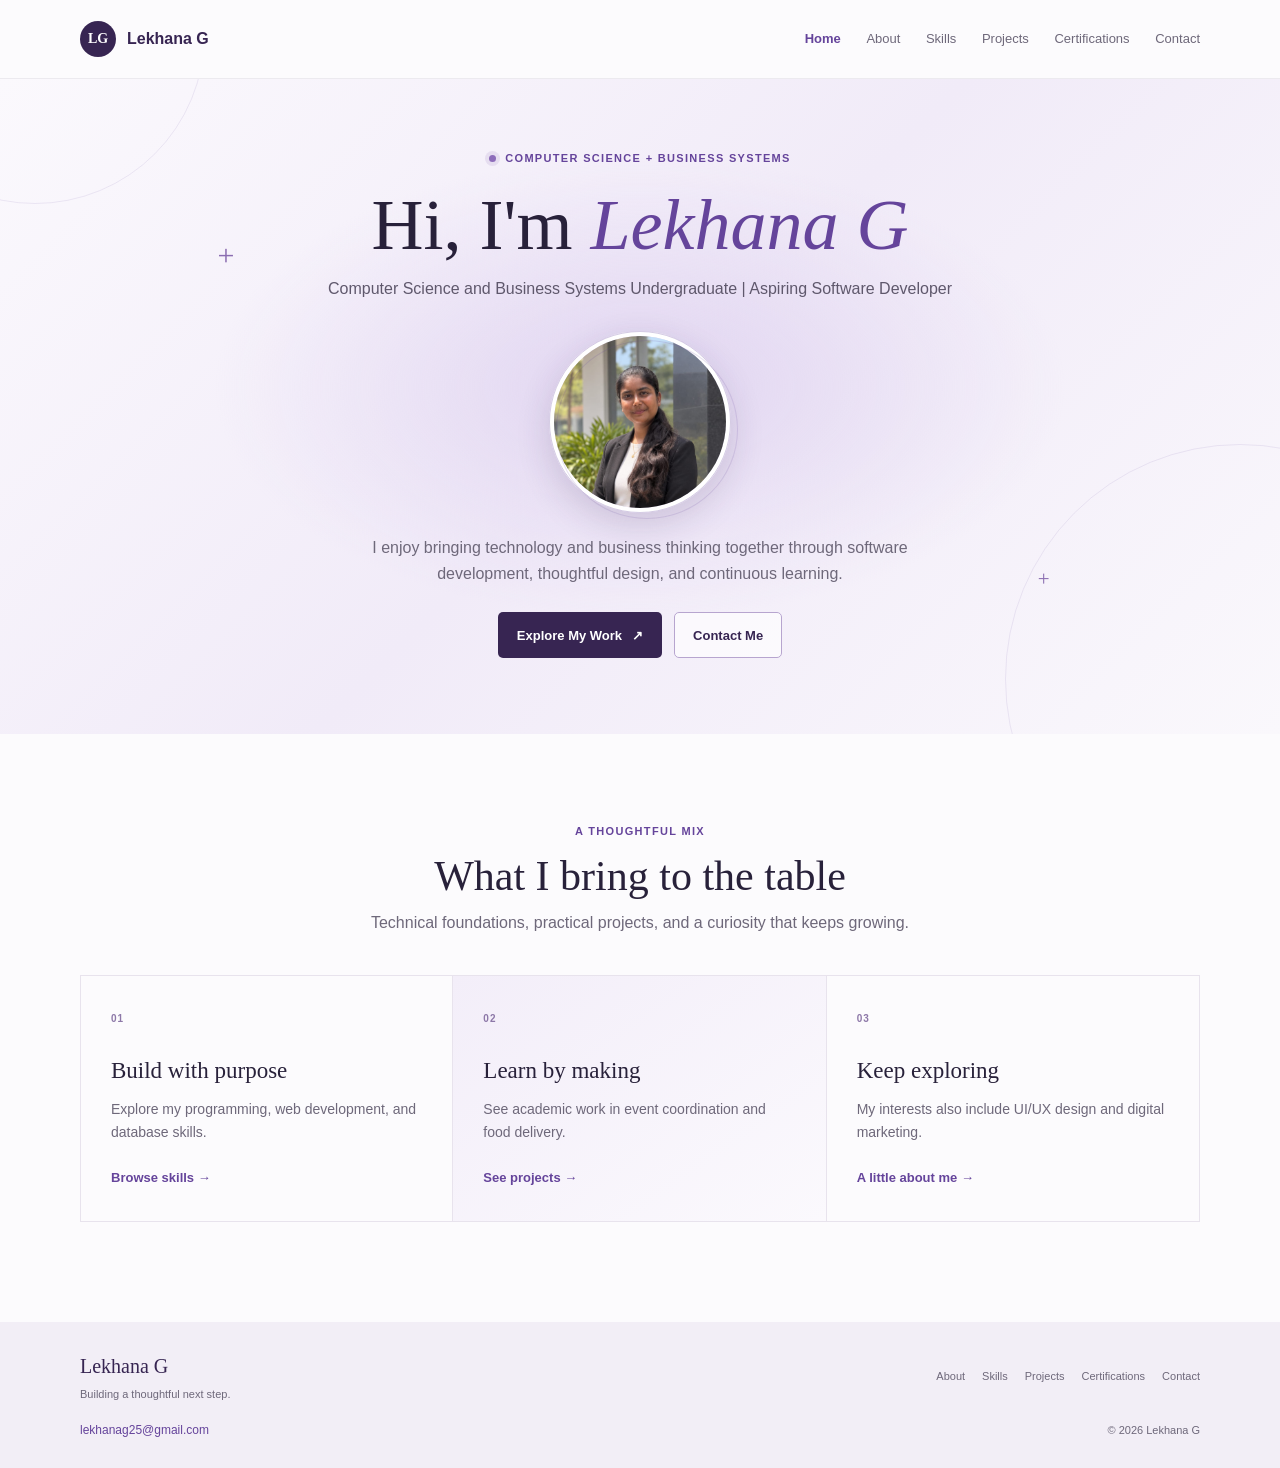
<file: portfolio/index.html>
<!doctype html>
<html lang="en">
<head>
  <meta charset="utf-8">
  <meta name="viewport" content="width=device-width, initial-scale=1">
  <meta name="description" content="Lekhana G is a Computer Science and Business Systems undergraduate interested in software development, UI/UX design, and digital marketing.">
  <title>Lekhana G | Portfolio</title>
  <link rel="stylesheet" href="css/style.css">
</head>
<body>
  <a class="skip-link" href="#main">Skip to content</a>
  <header class="site-header">
    <div class="header-inner">
      <a class="brand" href="index.html" aria-label="Lekhana G, home"><span class="brand-mark">LG</span><span>Lekhana G</span></a>
      <input class="menu-toggle" type="checkbox" id="nav-toggle" aria-label="Toggle navigation">
      <label class="menu-button" for="nav-toggle"><span></span><span></span><span></span></label>
      <nav class="site-nav" aria-label="Main navigation">
        <a href="index.html" aria-current="page">Home</a>
        <a href="about.html">About</a>
        <a href="skills.html">Skills</a>
        <a href="projects.html">Projects</a>
        <a href="certifications.html">Certifications</a>
        <a href="contact.html">Contact</a>
      </nav>
    </div>
  </header>

  <main id="main">
    <section class="hero" aria-labelledby="hero-title">
      <div class="hero-copy">
        <p class="eyebrow"><span class="eyebrow-dot"></span> Computer Science + Business Systems</p>
        <h1 id="hero-title">Hi, I'm <span>Lekhana G</span></h1>
        <p class="hero-subtitle">Computer Science and Business Systems Undergraduate <span aria-hidden="true">|</span> Aspiring Software Developer</p>
        <div class="profile-frame">
          <img class="profile-photo" src="images/profile.jpg" alt="Portrait of Lekhana G wearing a black blazer">
        </div>
        <p class="hero-intro">I enjoy bringing technology and business thinking together through software development, thoughtful design, and continuous learning.</p>
        <div class="button-row button-row-center">
          <a class="button button-primary" href="projects.html">Explore My Work <span aria-hidden="true">&#8599;</span></a>
          <a class="button button-outline" href="contact.html">Contact Me</a>
        </div>
      </div>
      <span class="hero-orbit hero-orbit-one" aria-hidden="true"></span>
      <span class="hero-orbit hero-orbit-two" aria-hidden="true"></span>
      <span class="hero-spark hero-spark-one" aria-hidden="true">+</span>
      <span class="hero-spark hero-spark-two" aria-hidden="true">+</span>
    </section>

    <section class="section-wrap home-preview" aria-labelledby="preview-title">
      <div class="section-heading">
        <p class="eyebrow">A thoughtful mix</p>
        <h2 id="preview-title">What I bring to the table</h2>
        <p>Technical foundations, practical projects, and a curiosity that keeps growing.</p>
      </div>
      <div class="preview-grid">
        <article class="preview-item">
          <span class="preview-number">01</span>
          <h3>Build with purpose</h3>
          <p>Explore my programming, web development, and database skills.</p>
          <a class="text-link" href="skills.html">Browse skills <span aria-hidden="true">&#8594;</span></a>
        </article>
        <article class="preview-item preview-item-featured">
          <span class="preview-number">02</span>
          <h3>Learn by making</h3>
          <p>See academic work in event coordination and food delivery.</p>
          <a class="text-link" href="projects.html">See projects <span aria-hidden="true">&#8594;</span></a>
        </article>
        <article class="preview-item">
          <span class="preview-number">03</span>
          <h3>Keep exploring</h3>
          <p>My interests also include UI/UX design and digital marketing.</p>
          <a class="text-link" href="about.html">A little about me <span aria-hidden="true">&#8594;</span></a>
        </article>
      </div>
    </section>
  </main>

  <footer class="site-footer">
    <div class="footer-inner">
      <a class="footer-brand" href="index.html">Lekhana G<span>Building a thoughtful next step.</span></a>
      <nav class="footer-nav" aria-label="Footer navigation">
        <a href="about.html">About</a><a href="skills.html">Skills</a><a href="projects.html">Projects</a><a href="certifications.html">Certifications</a><a href="contact.html">Contact</a>
      </nav>
      <a class="footer-email" href="mailto:lekhanag25@gmail.com">lekhanag25@gmail.com</a>
      <p class="copyright">&copy; 2026 Lekhana G</p>
    </div>
  </footer>
</body>
</html>
</file>
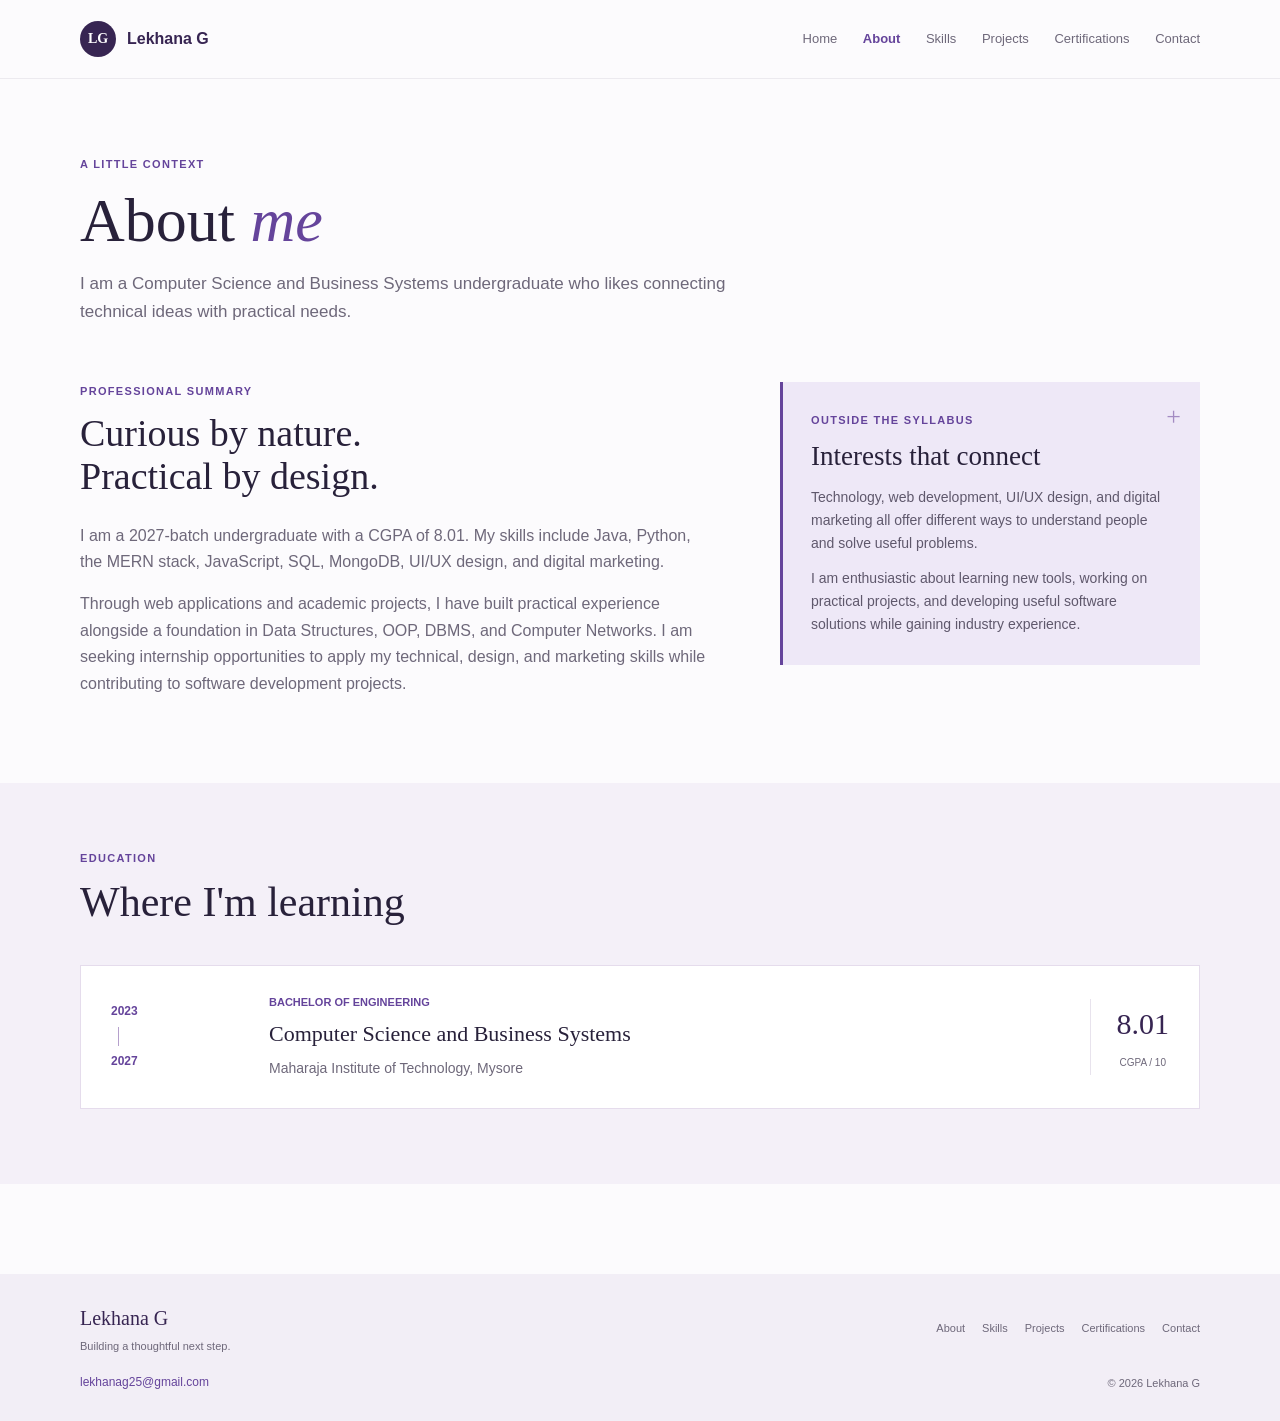
<file: portfolio/about.html>
<!doctype html>
<html lang="en">
<head>
  <meta charset="utf-8">
  <meta name="viewport" content="width=device-width, initial-scale=1">
  <meta name="description" content="Learn about Lekhana G, a CSBS undergraduate at Maharaja Institute of Technology, Mysore.">
  <title>About | Lekhana G</title>
  <link rel="stylesheet" href="css/style.css">
</head>
<body>
  <a class="skip-link" href="#main">Skip to content</a>
  <header class="site-header">
    <div class="header-inner">
      <a class="brand" href="index.html" aria-label="Lekhana G, home"><span class="brand-mark">LG</span><span>Lekhana G</span></a>
      <input class="menu-toggle" type="checkbox" id="nav-toggle" aria-label="Toggle navigation">
      <label class="menu-button" for="nav-toggle"><span></span><span></span><span></span></label>
      <nav class="site-nav" aria-label="Main navigation">
        <a href="index.html">Home</a><a href="about.html" aria-current="page">About</a><a href="skills.html">Skills</a><a href="projects.html">Projects</a><a href="certifications.html">Certifications</a><a href="contact.html">Contact</a>
      </nav>
    </div>
  </header>

  <main id="main" class="page-main">
    <section class="page-intro section-wrap" aria-labelledby="page-title">
      <p class="eyebrow">A little context</p>
      <h1 id="page-title">About <span class="title-accent">me</span></h1>
      <p class="lead">I am a Computer Science and Business Systems undergraduate who likes connecting technical ideas with practical needs.</p>
    </section>

    <section class="section-wrap about-layout" aria-labelledby="summary-title">
      <div class="about-summary">
        <p class="eyebrow">Professional summary</p>
        <h2 id="summary-title">Curious by nature.<br>Practical by design.</h2>
        <p>I am a 2027-batch undergraduate with a CGPA of 8.01. My skills include Java, Python, the MERN stack, JavaScript, SQL, MongoDB, UI/UX design, and digital marketing.</p>
        <p>Through web applications and academic projects, I have built practical experience alongside a foundation in Data Structures, OOP, DBMS, and Computer Networks. I am seeking internship opportunities to apply my technical, design, and marketing skills while contributing to software development projects.</p>
      </div>
      <aside class="about-note" aria-label="Areas of interest">
        <span class="note-mark" aria-hidden="true">+</span>
        <p class="eyebrow">Outside the syllabus</p>
        <h2>Interests that connect</h2>
        <p>Technology, web development, UI/UX design, and digital marketing all offer different ways to understand people and solve useful problems.</p>
        <p>I am enthusiastic about learning new tools, working on practical projects, and developing useful software solutions while gaining industry experience.</p>
      </aside>
    </section>

    <section class="education-section" aria-labelledby="education-title">
      <div class="section-wrap">
        <div class="section-heading section-heading-left">
          <p class="eyebrow">Education</p>
          <h2 id="education-title">Where I'm learning</h2>
        </div>
        <article class="education-card">
          <div class="education-period"><span>2023</span><span class="period-line" aria-hidden="true"></span><span>2027</span></div>
          <div class="education-details">
            <p class="education-degree">Bachelor of Engineering</p>
            <h3>Computer Science and Business Systems</h3>
            <p>Maharaja Institute of Technology, Mysore</p>
          </div>
          <p class="education-score"><strong>8.01</strong><span>CGPA / 10</span></p>
        </article>
      </div>
    </section>
  </main>

  <footer class="site-footer">
    <div class="footer-inner">
      <a class="footer-brand" href="index.html">Lekhana G<span>Building a thoughtful next step.</span></a>
      <nav class="footer-nav" aria-label="Footer navigation"><a href="about.html">About</a><a href="skills.html">Skills</a><a href="projects.html">Projects</a><a href="certifications.html">Certifications</a><a href="contact.html">Contact</a></nav>
      <a class="footer-email" href="mailto:lekhanag25@gmail.com">lekhanag25@gmail.com</a>
      <p class="copyright">&copy; 2026 Lekhana G</p>
    </div>
  </footer>
</body>
</html>
</file>
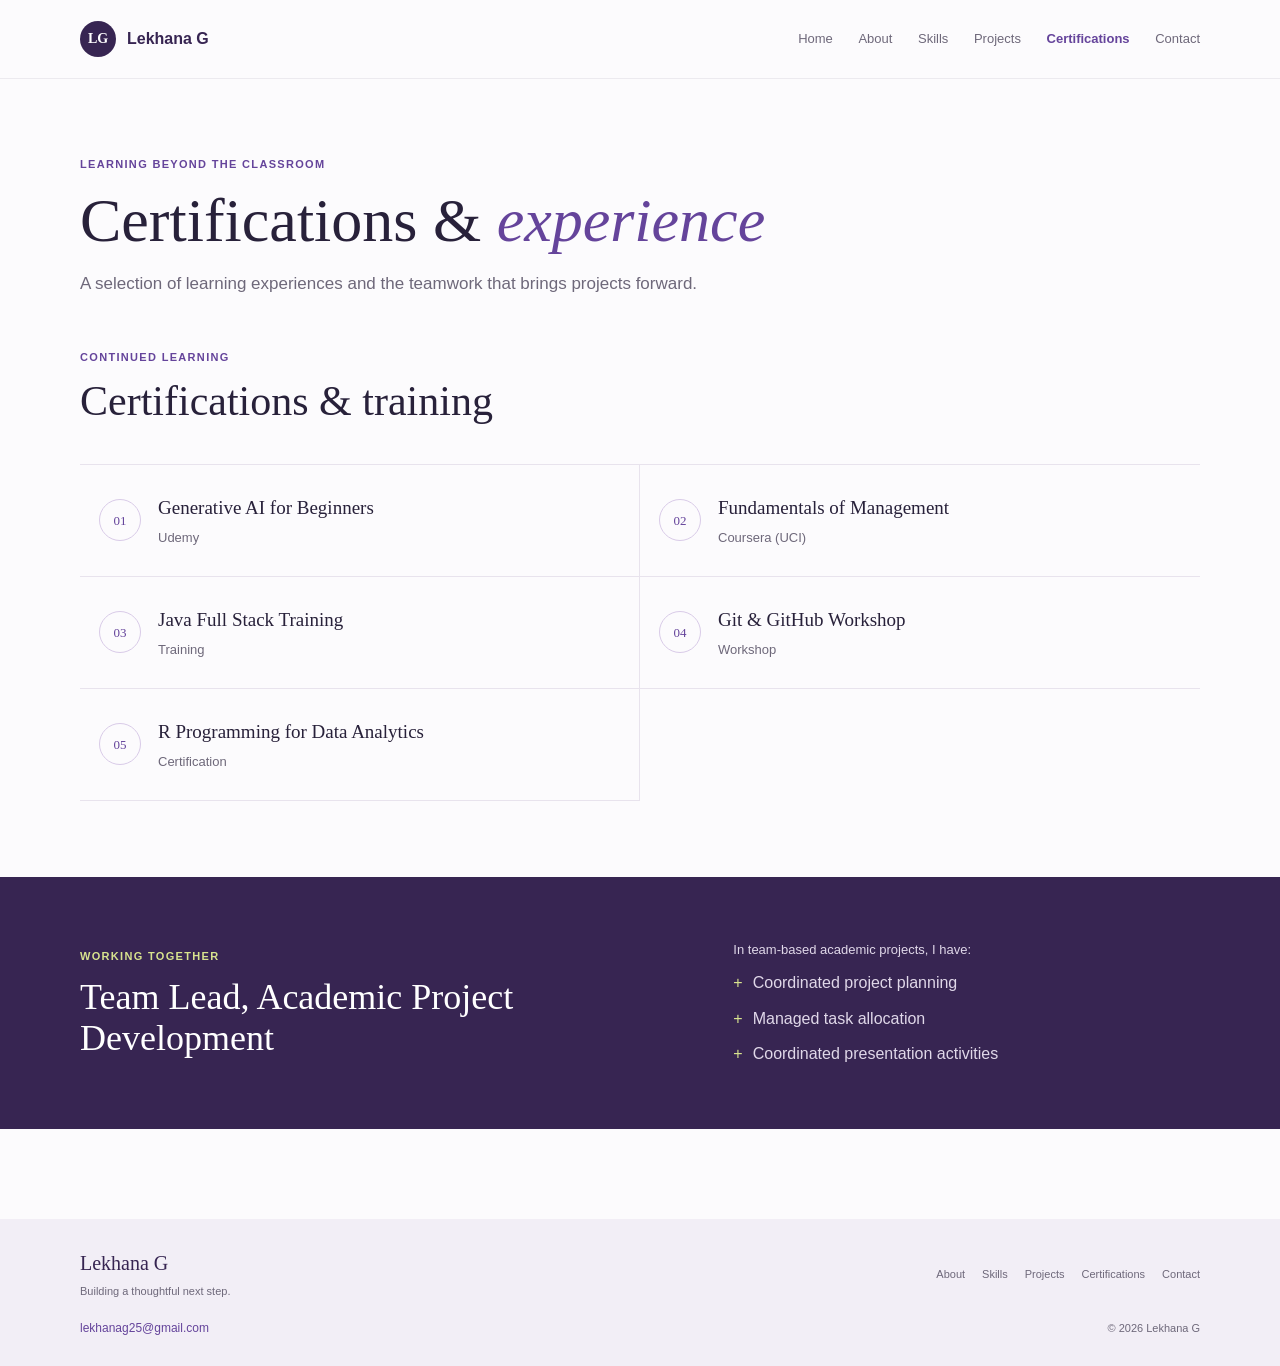
<file: portfolio/certifications.html>
<!doctype html>
<html lang="en">
<head>
  <meta charset="utf-8">
  <meta name="viewport" content="width=device-width, initial-scale=1">
  <meta name="description" content="Certifications and academic team leadership experience of Lekhana G.">
  <title>Certifications | Lekhana G</title>
  <link rel="stylesheet" href="css/style.css">
</head>
<body>
  <a class="skip-link" href="#main">Skip to content</a>
  <header class="site-header">
    <div class="header-inner">
      <a class="brand" href="index.html" aria-label="Lekhana G, home"><span class="brand-mark">LG</span><span>Lekhana G</span></a>
      <input class="menu-toggle" type="checkbox" id="nav-toggle" aria-label="Toggle navigation">
      <label class="menu-button" for="nav-toggle"><span></span><span></span><span></span></label>
      <nav class="site-nav" aria-label="Main navigation">
        <a href="index.html">Home</a><a href="about.html">About</a><a href="skills.html">Skills</a><a href="projects.html">Projects</a><a href="certifications.html" aria-current="page">Certifications</a><a href="contact.html">Contact</a>
      </nav>
    </div>
  </header>

  <main id="main" class="page-main">
    <section class="page-intro section-wrap" aria-labelledby="page-title">
      <p class="eyebrow">Learning beyond the classroom</p>
      <h1 id="page-title">Certifications &amp; <span class="title-accent">experience</span></h1>
      <p class="lead">A selection of learning experiences and the teamwork that brings projects forward.</p>
    </section>

    <section class="section-wrap" aria-labelledby="certifications-title">
      <div class="section-heading section-heading-left">
        <p class="eyebrow">Continued learning</p>
        <h2 id="certifications-title">Certifications &amp; training</h2>
      </div>
      <div class="certification-grid">
        <article class="certification-item"><span class="certificate-mark" aria-hidden="true">01</span><div><h3>Generative AI for Beginners</h3><p>Udemy</p></div></article>
        <article class="certification-item"><span class="certificate-mark" aria-hidden="true">02</span><div><h3>Fundamentals of Management</h3><p>Coursera (UCI)</p></div></article>
        <article class="certification-item"><span class="certificate-mark" aria-hidden="true">03</span><div><h3>Java Full Stack Training</h3><p>Training</p></div></article>
        <article class="certification-item"><span class="certificate-mark" aria-hidden="true">04</span><div><h3>Git &amp; GitHub Workshop</h3><p>Workshop</p></div></article>
        <article class="certification-item"><span class="certificate-mark" aria-hidden="true">05</span><div><h3>R Programming for Data Analytics</h3><p>Certification</p></div></article>
      </div>
    </section>

    <section class="leadership-band" aria-labelledby="leadership-title">
      <div class="section-wrap leadership-layout">
        <div><p class="eyebrow">Working together</p><h2 id="leadership-title">Team Lead, Academic Project Development</h2></div>
        <div class="leadership-copy">
          <p>In team-based academic projects, I have:</p>
          <ul class="leadership-list"><li>Coordinated project planning</li><li>Managed task allocation</li><li>Coordinated presentation activities</li></ul>
        </div>
      </div>
    </section>
  </main>

  <footer class="site-footer">
    <div class="footer-inner">
      <a class="footer-brand" href="index.html">Lekhana G<span>Building a thoughtful next step.</span></a>
      <nav class="footer-nav" aria-label="Footer navigation"><a href="about.html">About</a><a href="skills.html">Skills</a><a href="projects.html">Projects</a><a href="certifications.html">Certifications</a><a href="contact.html">Contact</a></nav>
      <a class="footer-email" href="mailto:lekhanag25@gmail.com">lekhanag25@gmail.com</a>
      <p class="copyright">&copy; 2026 Lekhana G</p>
    </div>
  </footer>
</body>
</html>
</file>
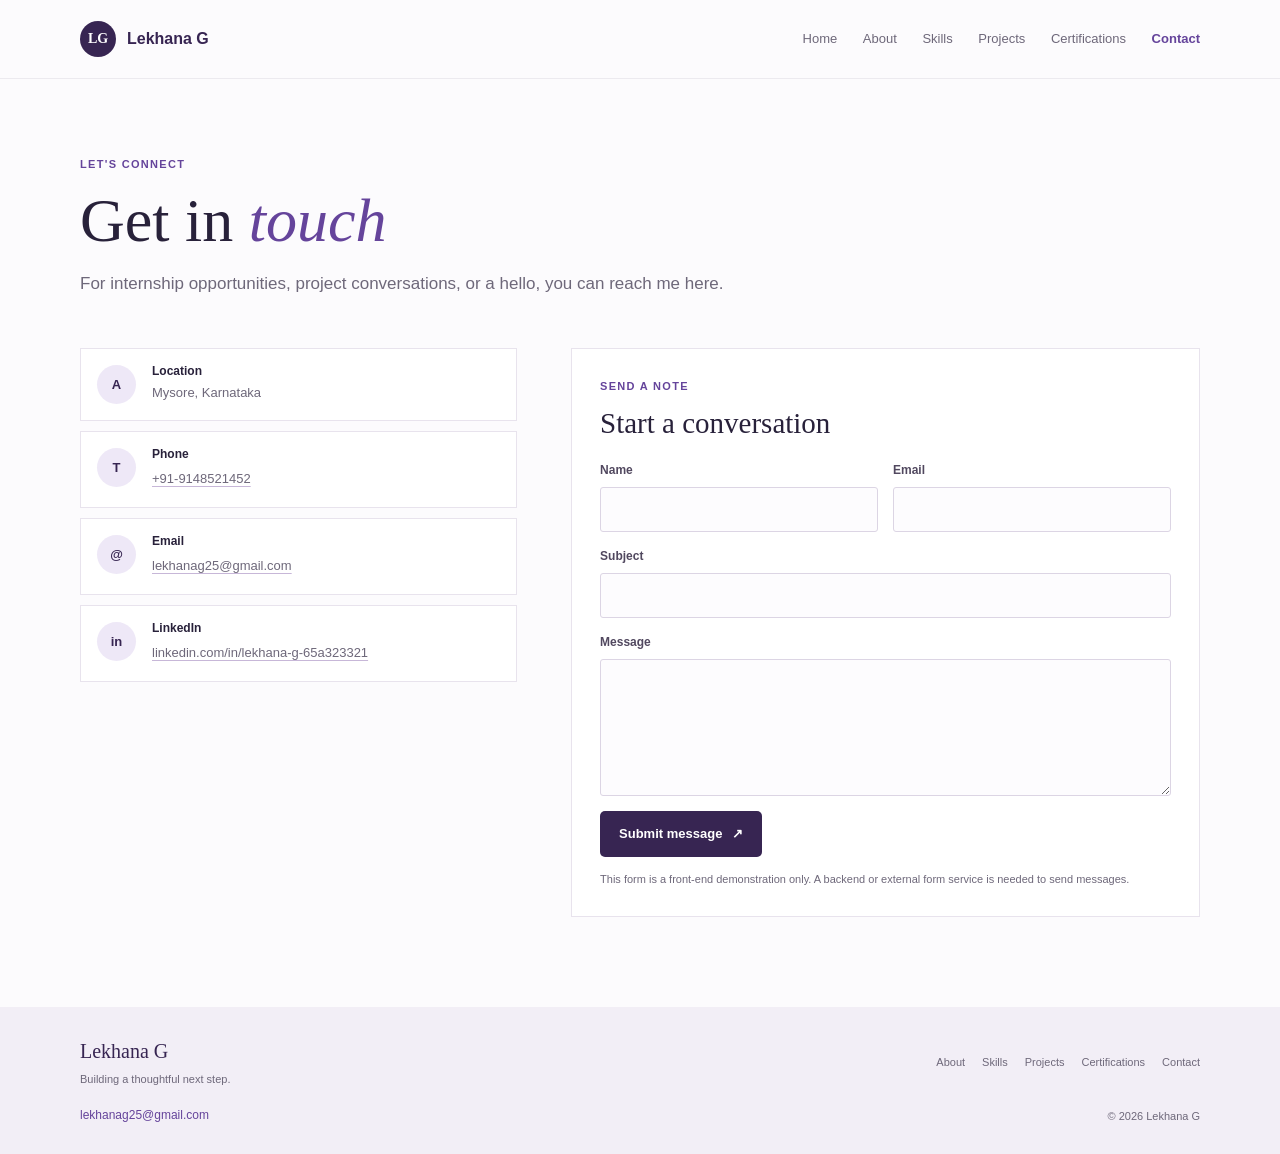
<file: portfolio/contact.html>
<!doctype html>
<html lang="en">
<head>
  <meta charset="utf-8">
  <meta name="viewport" content="width=device-width, initial-scale=1">
  <meta name="description" content="Contact Lekhana G in Mysore, Karnataka, by phone, email, or LinkedIn.">
  <title>Contact | Lekhana G</title>
  <link rel="stylesheet" href="css/style.css">
</head>
<body>
  <a class="skip-link" href="#main">Skip to content</a>
  <header class="site-header">
    <div class="header-inner">
      <a class="brand" href="index.html" aria-label="Lekhana G, home"><span class="brand-mark">LG</span><span>Lekhana G</span></a>
      <input class="menu-toggle" type="checkbox" id="nav-toggle" aria-label="Toggle navigation">
      <label class="menu-button" for="nav-toggle"><span></span><span></span><span></span></label>
      <nav class="site-nav" aria-label="Main navigation">
        <a href="index.html">Home</a><a href="about.html">About</a><a href="skills.html">Skills</a><a href="projects.html">Projects</a><a href="certifications.html">Certifications</a><a href="contact.html" aria-current="page">Contact</a>
      </nav>
    </div>
  </header>

  <main id="main" class="page-main">
    <section class="page-intro section-wrap" aria-labelledby="page-title">
      <p class="eyebrow">Let's connect</p>
      <h1 id="page-title">Get in <span class="title-accent">touch</span></h1>
      <p class="lead">For internship opportunities, project conversations, or a hello, you can reach me here.</p>
    </section>

    <section class="section-wrap contact-layout" aria-label="Contact details and message form">
      <div class="contact-details">
        <article class="contact-item"><span class="contact-icon" aria-hidden="true">A</span><div><h2>Location</h2><p>Mysore, Karnataka</p></div></article>
        <article class="contact-item"><span class="contact-icon" aria-hidden="true">T</span><div><h2>Phone</h2><a href="tel:+919148521452">+91-9148521452</a></div></article>
        <article class="contact-item"><span class="contact-icon" aria-hidden="true">@</span><div><h2>Email</h2><a href="mailto:lekhanag25@gmail.com">lekhanag25@gmail.com</a></div></article>
        <article class="contact-item"><span class="contact-icon" aria-hidden="true">in</span><div><h2>LinkedIn</h2><a href="https://linkedin.com/in/lekhana-g-65a323321" target="_blank" rel="noopener noreferrer">linkedin.com/in/lekhana-g-65a323321</a></div></article>
      </div>

      <form class="contact-form" action="#" method="get">
        <div class="form-heading"><p class="eyebrow">Send a note</p><h2>Start a conversation</h2></div>
        <div class="form-row">
          <div class="form-field"><label for="name">Name</label><input id="name" name="name" type="text" autocomplete="name" required></div>
          <div class="form-field"><label for="email">Email</label><input id="email" name="email" type="email" autocomplete="email" required></div>
        </div>
        <div class="form-field"><label for="subject">Subject</label><input id="subject" name="subject" type="text" required></div>
        <div class="form-field"><label for="message">Message</label><textarea id="message" name="message" rows="5" required></textarea></div>
        <button class="button button-primary" type="submit">Submit message <span aria-hidden="true">&#8599;</span></button>
        <p class="form-note">This form is a front-end demonstration only. A backend or external form service is needed to send messages.</p>
      </form>
    </section>
  </main>

  <footer class="site-footer">
    <div class="footer-inner">
      <a class="footer-brand" href="index.html">Lekhana G<span>Building a thoughtful next step.</span></a>
      <nav class="footer-nav" aria-label="Footer navigation"><a href="about.html">About</a><a href="skills.html">Skills</a><a href="projects.html">Projects</a><a href="certifications.html">Certifications</a><a href="contact.html">Contact</a></nav>
      <a class="footer-email" href="mailto:lekhanag25@gmail.com">lekhanag25@gmail.com</a>
      <p class="copyright">&copy; 2026 Lekhana G</p>
    </div>
  </footer>
</body>
</html>
</file>
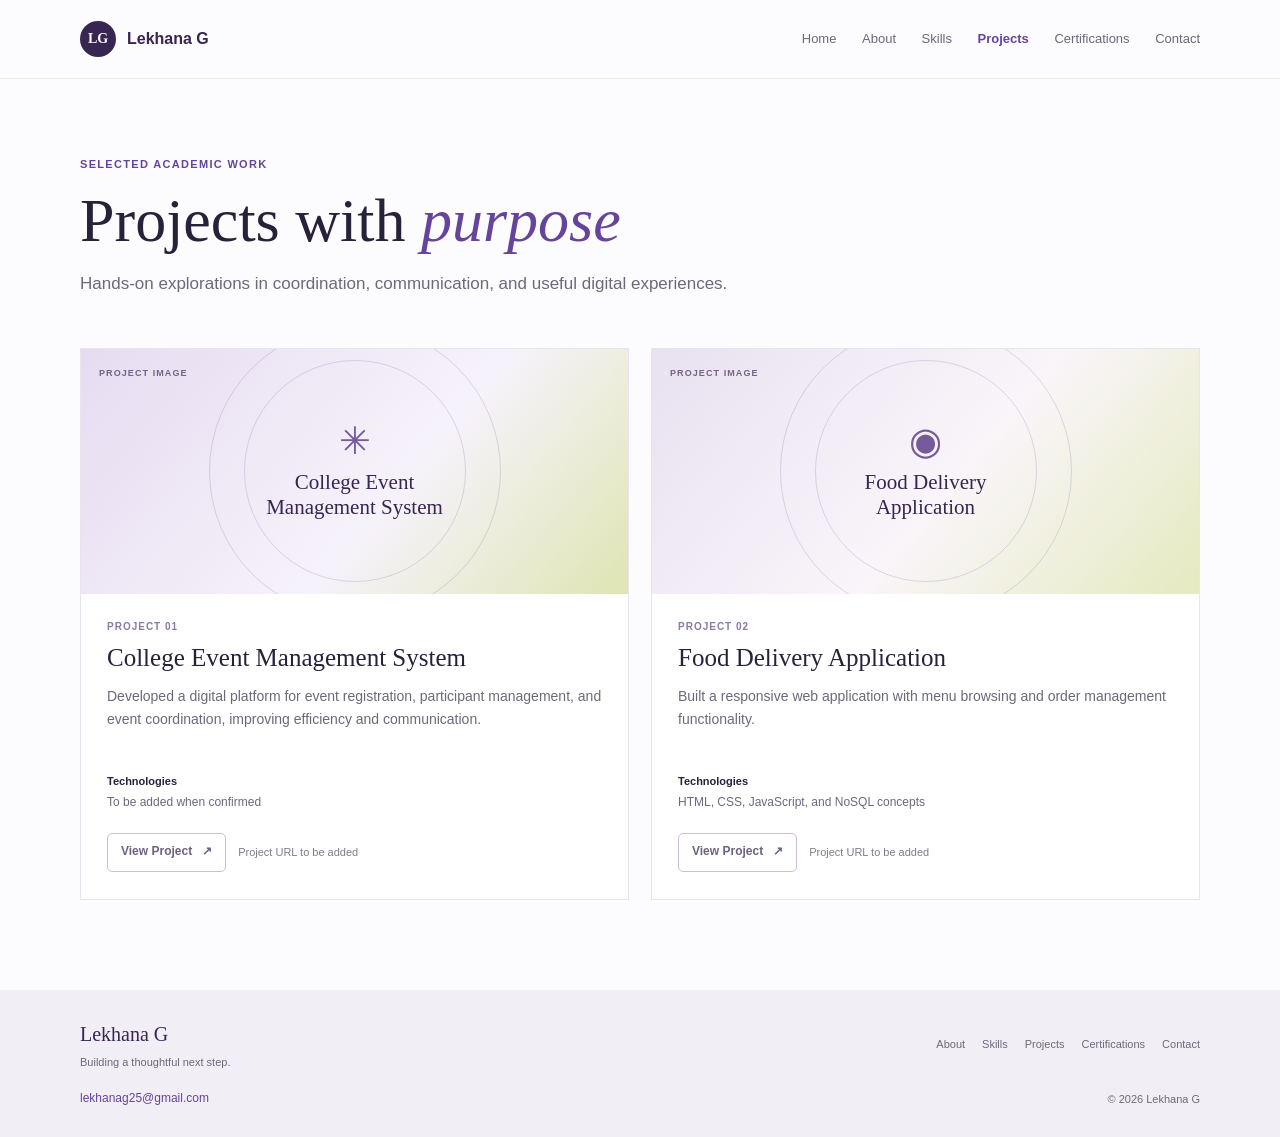
<file: portfolio/projects.html>
<!doctype html>
<html lang="en">
<head>
  <meta charset="utf-8">
  <meta name="viewport" content="width=device-width, initial-scale=1">
  <meta name="description" content="Academic projects by Lekhana G, including a college event management system and food delivery application.">
  <title>Projects | Lekhana G</title>
  <link rel="stylesheet" href="css/style.css">
</head>
<body>
  <a class="skip-link" href="#main">Skip to content</a>
  <header class="site-header">
    <div class="header-inner">
      <a class="brand" href="index.html" aria-label="Lekhana G, home"><span class="brand-mark">LG</span><span>Lekhana G</span></a>
      <input class="menu-toggle" type="checkbox" id="nav-toggle" aria-label="Toggle navigation">
      <label class="menu-button" for="nav-toggle"><span></span><span></span><span></span></label>
      <nav class="site-nav" aria-label="Main navigation">
        <a href="index.html">Home</a><a href="about.html">About</a><a href="skills.html">Skills</a><a href="projects.html" aria-current="page">Projects</a><a href="certifications.html">Certifications</a><a href="contact.html">Contact</a>
      </nav>
    </div>
  </header>

  <main id="main" class="page-main">
    <section class="page-intro section-wrap" aria-labelledby="page-title">
      <p class="eyebrow">Selected academic work</p>
      <h1 id="page-title">Projects with <span class="title-accent">purpose</span></h1>
      <p class="lead">Hands-on explorations in coordination, communication, and useful digital experiences.</p>
    </section>

    <section class="section-wrap project-grid" aria-label="Project showcase">
      <article class="project-card">
        <div class="project-visual project-visual-events" role="img" aria-label="Decorative placeholder for a college event management system screenshot">
          <!-- Replace this placeholder with an img using src="images/project1.jpg" when a real screenshot is available. -->
          <span class="visual-label">PROJECT IMAGE</span><span class="visual-symbol" aria-hidden="true">✳</span><span class="visual-caption">College Event<br>Management System</span>
        </div>
        <div class="project-content">
          <p class="project-number">PROJECT 01</p>
          <h2>College Event Management System</h2>
          <p>Developed a digital platform for event registration, participant management, and event coordination, improving efficiency and communication.</p>
          <p class="technology-note"><strong>Technologies</strong><span>To be added when confirmed</span></p>
          <div class="project-action"><a class="button button-small button-outline" href="#" aria-label="View College Event Management System project link placeholder" aria-disabled="true">View Project <span aria-hidden="true">&#8599;</span></a><span class="link-note">Project URL to be added</span></div>
        </div>
      </article>
      <article class="project-card">
        <div class="project-visual project-visual-food" role="img" aria-label="Decorative placeholder for a food delivery application screenshot">
          <!-- Replace this placeholder with an img using src="images/project2.jpg" when a real screenshot is available. -->
          <span class="visual-label">PROJECT IMAGE</span><span class="visual-symbol" aria-hidden="true">&#9673;</span><span class="visual-caption">Food Delivery<br>Application</span>
        </div>
        <div class="project-content">
          <p class="project-number">PROJECT 02</p>
          <h2>Food Delivery Application</h2>
          <p>Built a responsive web application with menu browsing and order management functionality.</p>
          <p class="technology-note"><strong>Technologies</strong><span>HTML, CSS, JavaScript, and NoSQL concepts</span></p>
          <div class="project-action"><a class="button button-small button-outline" href="#" aria-label="View Food Delivery Application project link placeholder" aria-disabled="true">View Project <span aria-hidden="true">&#8599;</span></a><span class="link-note">Project URL to be added</span></div>
        </div>
      </article>
    </section>
  </main>

  <footer class="site-footer">
    <div class="footer-inner">
      <a class="footer-brand" href="index.html">Lekhana G<span>Building a thoughtful next step.</span></a>
      <nav class="footer-nav" aria-label="Footer navigation"><a href="about.html">About</a><a href="skills.html">Skills</a><a href="projects.html">Projects</a><a href="certifications.html">Certifications</a><a href="contact.html">Contact</a></nav>
      <a class="footer-email" href="mailto:lekhanag25@gmail.com">lekhanag25@gmail.com</a>
      <p class="copyright">&copy; 2026 Lekhana G</p>
    </div>
  </footer>
</body>
</html>
</file>
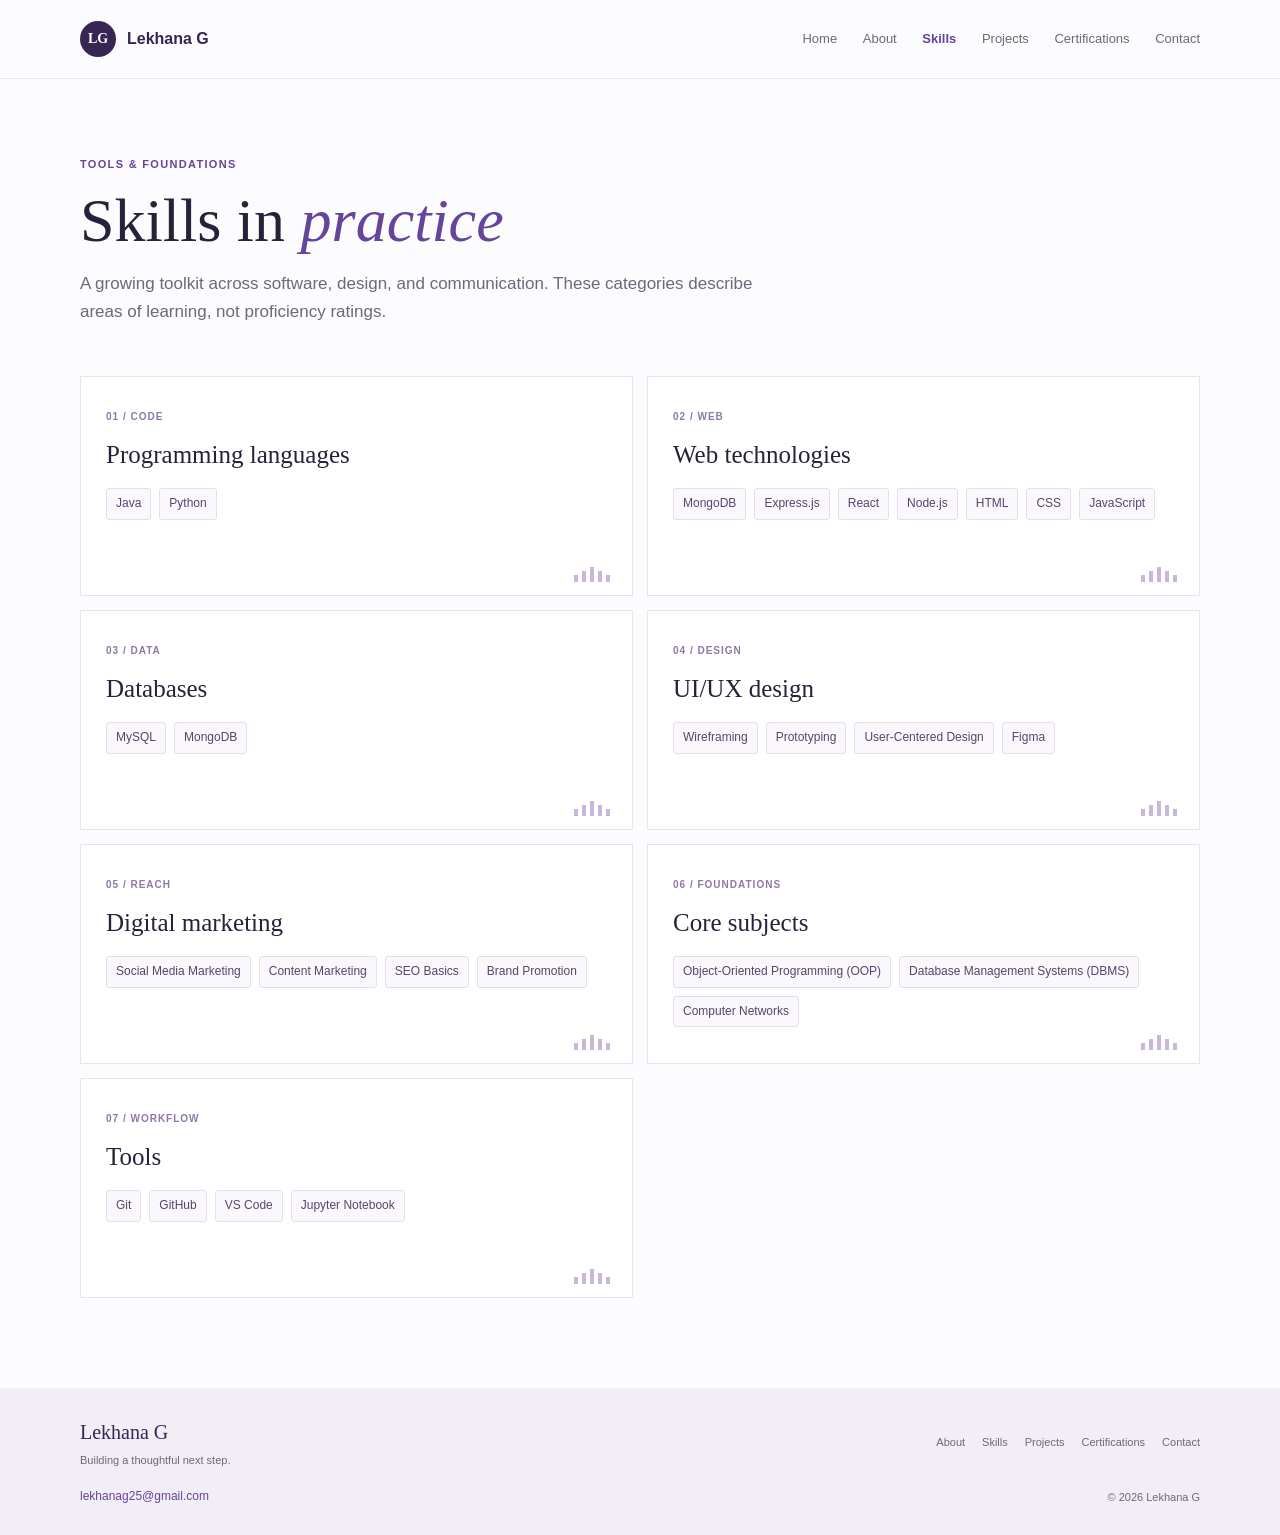
<file: portfolio/skills.html>
<!doctype html>
<html lang="en">
<head>
  <meta charset="utf-8">
  <meta name="viewport" content="width=device-width, initial-scale=1">
  <meta name="description" content="A categorized overview of Lekhana G's programming, web, database, design, marketing, and software skills.">
  <title>Skills | Lekhana G</title>
  <link rel="stylesheet" href="css/style.css">
</head>
<body>
  <a class="skip-link" href="#main">Skip to content</a>
  <header class="site-header">
    <div class="header-inner">
      <a class="brand" href="index.html" aria-label="Lekhana G, home"><span class="brand-mark">LG</span><span>Lekhana G</span></a>
      <input class="menu-toggle" type="checkbox" id="nav-toggle" aria-label="Toggle navigation">
      <label class="menu-button" for="nav-toggle"><span></span><span></span><span></span></label>
      <nav class="site-nav" aria-label="Main navigation">
        <a href="index.html">Home</a><a href="about.html">About</a><a href="skills.html" aria-current="page">Skills</a><a href="projects.html">Projects</a><a href="certifications.html">Certifications</a><a href="contact.html">Contact</a>
      </nav>
    </div>
  </header>

  <main id="main" class="page-main">
    <section class="page-intro section-wrap" aria-labelledby="page-title">
      <p class="eyebrow">Tools & foundations</p>
      <h1 id="page-title">Skills in <span class="title-accent">practice</span></h1>
      <p class="lead">A growing toolkit across software, design, and communication. These categories describe areas of learning, not proficiency ratings.</p>
    </section>

    <section class="section-wrap skills-grid" aria-label="Skill categories">
      <article class="skill-card skill-card-wide">
        <span class="skill-index">01 / CODE</span><h2>Programming languages</h2>
        <ul class="skill-tags"><li>Java</li><li>Python</li></ul>
        <div class="skill-decoration" aria-hidden="true"><span></span><span></span><span></span><span></span><span></span></div>
      </article>
      <article class="skill-card">
        <span class="skill-index">02 / WEB</span><h2>Web technologies</h2>
        <ul class="skill-tags"><li>MongoDB</li><li>Express.js</li><li>React</li><li>Node.js</li><li>HTML</li><li>CSS</li><li>JavaScript</li></ul>
        <div class="skill-decoration" aria-hidden="true"><span></span><span></span><span></span><span></span><span></span></div>
      </article>
      <article class="skill-card">
        <span class="skill-index">03 / DATA</span><h2>Databases</h2>
        <ul class="skill-tags"><li>MySQL</li><li>MongoDB</li></ul>
        <div class="skill-decoration" aria-hidden="true"><span></span><span></span><span></span><span></span><span></span></div>
      </article>
      <article class="skill-card">
        <span class="skill-index">04 / DESIGN</span><h2>UI/UX design</h2>
        <ul class="skill-tags"><li>Wireframing</li><li>Prototyping</li><li>User-Centered Design</li><li>Figma</li></ul>
        <div class="skill-decoration" aria-hidden="true"><span></span><span></span><span></span><span></span><span></span></div>
      </article>
      <article class="skill-card">
        <span class="skill-index">05 / REACH</span><h2>Digital marketing</h2>
        <ul class="skill-tags"><li>Social Media Marketing</li><li>Content Marketing</li><li>SEO Basics</li><li>Brand Promotion</li></ul>
        <div class="skill-decoration" aria-hidden="true"><span></span><span></span><span></span><span></span><span></span></div>
      </article>
      <article class="skill-card">
        <span class="skill-index">06 / FOUNDATIONS</span><h2>Core subjects</h2>
        <ul class="skill-tags"><li>Object-Oriented Programming (OOP)</li><li>Database Management Systems (DBMS)</li><li>Computer Networks</li></ul>
        <div class="skill-decoration" aria-hidden="true"><span></span><span></span><span></span><span></span><span></span></div>
      </article>
      <article class="skill-card">
        <span class="skill-index">07 / WORKFLOW</span><h2>Tools</h2>
        <ul class="skill-tags"><li>Git</li><li>GitHub</li><li>VS Code</li><li>Jupyter Notebook</li></ul>
        <div class="skill-decoration" aria-hidden="true"><span></span><span></span><span></span><span></span><span></span></div>
      </article>
    </section>
  </main>

  <footer class="site-footer">
    <div class="footer-inner">
      <a class="footer-brand" href="index.html">Lekhana G<span>Building a thoughtful next step.</span></a>
      <nav class="footer-nav" aria-label="Footer navigation"><a href="about.html">About</a><a href="skills.html">Skills</a><a href="projects.html">Projects</a><a href="certifications.html">Certifications</a><a href="contact.html">Contact</a></nav>
      <a class="footer-email" href="mailto:lekhanag25@gmail.com">lekhanag25@gmail.com</a>
      <p class="copyright">&copy; 2026 Lekhana G</p>
    </div>
  </footer>
</body>
</html>
</file>
<file: portfolio/css/style.css>
/* Shared visual system for all portfolio pages. */
:root {
  color-scheme: light;
  --ink: #28213a;
  --muted: #6e687a;
  --purple: #65449b;
  --purple-deep: #372552;
  --lavender: #eee8f7;
  --lilac: #d8c9ed;
  --paper: #fcfbfd;
  --white: #fff;
  --lime: #d8e38e;
  --line: #e8e3ed;
  --content: 1120px;
  --sans: "Aptos", "Segoe UI", sans-serif;
  --serif: "Palatino Linotype", "Book Antiqua", Georgia, serif;
}

* { box-sizing: border-box; }
html { scroll-behavior: smooth; }
body { margin: 0; background: var(--paper); color: var(--ink); font-family: var(--sans); font-size: 16px; line-height: 1.65; }
a { color: inherit; }
a:focus-visible, button:focus-visible, input:focus-visible, textarea:focus-visible, label:focus-visible { outline: 3px solid #a382d0; outline-offset: 4px; }
::selection { background: var(--lilac); color: var(--purple-deep); }

.skip-link { position: absolute; top: 8px; left: 8px; z-index: 20; transform: translateY(-150%); padding: 8px 12px; background: var(--purple-deep); color: var(--white); }
.skip-link:focus { transform: translateY(0); }
.site-header { position: relative; z-index: 5; border-bottom: 1px solid rgba(55, 37, 82, .08); background: rgba(252, 251, 253, .96); }
.header-inner { display: flex; align-items: center; justify-content: space-between; width: min(var(--content), calc(100% - 48px)); min-height: 78px; margin: 0 auto; }
.brand { display: inline-flex; align-items: center; gap: 11px; color: var(--purple-deep); font-weight: 700; text-decoration: none; }
.brand-mark { display: grid; width: 36px; height: 36px; place-items: center; border-radius: 50%; background: var(--purple-deep); color: white; font-family: var(--serif); font-size: 14px; }
.site-nav { display: flex; align-items: center; gap: clamp(14px, 2vw, 27px); }
.site-nav a, .footer-nav a { color: var(--muted); font-size: 13px; text-decoration: none; transition: color .2s ease; }
.site-nav a:hover, .site-nav a[aria-current="page"], .footer-nav a:hover { color: var(--purple); }
.site-nav a[aria-current="page"] { font-weight: 700; }
.menu-toggle, .menu-button { display: none; }

.hero { position: relative; isolation: isolate; overflow: hidden; display: grid; min-height: 650px; place-items: center; padding: 70px 24px 76px; background: radial-gradient(ellipse at 50% 47%, rgba(216, 201, 237, .66), transparent 47%), linear-gradient(135deg, #fbf9fd 0%, #f1ebf8 50%, #faf8fc 100%); text-align: center; }
.hero-copy { z-index: 1; width: min(760px, 100%); animation: rise-in .65s ease-out both; }
.eyebrow { margin: 0 0 12px; color: var(--purple); font-size: 11px; font-weight: 700; letter-spacing: .12em; text-transform: uppercase; }
.hero .eyebrow { display: flex; justify-content: center; align-items: center; gap: 9px; }
.eyebrow-dot { width: 7px; height: 7px; border-radius: 50%; background: #8d6cba; box-shadow: 0 0 0 4px rgba(141, 108, 186, .14); }
h1, h2, h3, p { margin-top: 0; }
h1, h2 { font-family: var(--serif); font-weight: 500; line-height: 1.14; }
.hero h1 { margin: 17px 0 10px; font-size: clamp(42px, 6vw, 72px); }
.hero h1 span, .title-accent { color: var(--purple); font-style: italic; }
.hero-subtitle { max-width: 700px; margin: 0 auto; color: #5f586c; font-size: 16px; }
.profile-frame { position: relative; display: grid; width: 182px; aspect-ratio: 1; place-items: center; margin: 28px auto 22px; }
.profile-frame::before, .profile-frame::after { position: absolute; content: ""; border: 1px solid rgba(101, 68, 155, .28); border-radius: 50%; }
.profile-frame::before { inset: 0; }
.profile-frame::after { inset: 9px -7px -6px 7px; border-color: rgba(101, 68, 155, .15); }
.profile-photo { display: block; width: 168px; height: 168px; border: 5px solid white; border-radius: 50%; object-fit: cover; object-position: center 12%; box-shadow: 0 12px 34px rgba(55, 37, 82, .16); }
.hero-intro { max-width: 570px; margin: 0 auto 25px; color: var(--muted); }
.button-row { display: flex; flex-wrap: wrap; gap: 12px; }
.button-row-center { justify-content: center; }
.button { display: inline-flex; min-height: 46px; align-items: center; justify-content: center; gap: 10px; border: 1px solid transparent; border-radius: 5px; padding: 11px 18px; font: inherit; font-size: 13px; font-weight: 700; text-decoration: none; cursor: pointer; transition: transform .2s ease, background-color .2s ease, color .2s ease, box-shadow .2s ease; }
.button:hover { transform: translateY(-2px); box-shadow: 0 8px 18px rgba(55, 37, 82, .16); }
.button-primary { background: var(--purple-deep); color: var(--white); }
.button-primary:hover { background: var(--purple); }
.button-outline { border-color: #b7a5cf; background: rgba(255, 255, 255, .64); color: var(--purple-deep); }
.button-outline:hover { background: var(--lavender); }
.button-small { min-height: 39px; padding: 8px 13px; font-size: 12px; }
.hero-orbit { position: absolute; z-index: -1; display: block; width: 340px; aspect-ratio: 1; border: 1px solid rgba(101, 68, 155, .1); border-radius: 50%; }
.hero-orbit-one { top: -215px; left: -135px; }
.hero-orbit-two { right: -195px; bottom: -180px; width: 470px; }
.hero-spark { position: absolute; color: #8b6db1; font-family: var(--serif); font-size: 30px; }
.hero-spark-one { top: 23%; left: 17%; }
.hero-spark-two { right: 18%; bottom: 21%; font-size: 21px; }

.section-wrap { width: min(var(--content), calc(100% - 48px)); margin-right: auto; margin-left: auto; }
.home-preview { padding-top: 88px; padding-bottom: 100px; }
.section-heading { max-width: 640px; margin: 0 auto 38px; text-align: center; }
.section-heading h2, .section-heading-left h2 { margin-bottom: 10px; font-size: clamp(30px, 4vw, 42px); }
.section-heading > p:last-child { color: var(--muted); }
.section-heading-left { margin-right: 0; margin-left: 0; text-align: left; }
.preview-grid { display: grid; grid-template-columns: repeat(3, 1fr); border-top: 1px solid var(--line); border-bottom: 1px solid var(--line); }
.preview-item { position: relative; min-height: 230px; padding: 28px 30px 30px; border-right: 1px solid var(--line); transition: background-color .22s ease; }
.preview-item:first-child { border-left: 1px solid var(--line); }
.preview-item:hover, .preview-item-featured { background: linear-gradient(145deg, #f3eef9, #fbf9fd); }
.preview-number, .skill-index, .project-number { color: #8d78a8; font-size: 10px; font-weight: 700; letter-spacing: .1em; }
.preview-item h3 { margin: 22px 0 8px; font-family: var(--serif); font-size: 23px; font-weight: 500; }
.preview-item p { min-height: 52px; margin-bottom: 14px; color: var(--muted); font-size: 14px; }
.text-link { color: var(--purple); font-size: 13px; font-weight: 700; text-decoration: none; }
.text-link:hover { color: var(--purple-deep); }

.page-main { padding-bottom: 90px; }
.page-intro { padding-top: 76px; padding-bottom: 50px; }
.page-intro h1 { margin-bottom: 14px; font-size: clamp(40px, 6vw, 62px); }
.lead { max-width: 700px; margin-bottom: 0; color: var(--muted); font-size: 17px; }
.about-layout { display: grid; grid-template-columns: 1.2fr .8fr; gap: 70px; align-items: start; padding-top: 6px; padding-bottom: 70px; }
.about-summary h2 { margin-bottom: 24px; font-size: 38px; }
.about-summary > p:not(.eyebrow) { max-width: 680px; color: var(--muted); }
.about-note { position: relative; padding: 29px 28px; border-left: 3px solid var(--purple); background: var(--lavender); }
.about-note h2 { margin-bottom: 14px; font-size: 27px; }
.about-note p:not(.eyebrow) { margin-bottom: 12px; color: #5f586c; font-size: 14px; }
.about-note p:last-child { margin-bottom: 0; }
.note-mark { position: absolute; top: 14px; right: 19px; color: #a38bc2; font-family: var(--serif); font-size: 26px; }
.education-section { padding: 66px 0 75px; background: #f4f0f8; }
.education-card { display: grid; grid-template-columns: 130px 1fr auto; align-items: center; gap: 28px; padding: 27px 30px; border: 1px solid #e5dcec; background: var(--white); }
.education-period { display: flex; flex-direction: column; align-items: flex-start; gap: 6px; color: var(--purple); font-size: 12px; font-weight: 700; }
.period-line { width: 1px; height: 19px; margin-left: 7px; background: #b5a0cc; }
.education-degree { margin-bottom: 5px; color: var(--purple); font-size: 11px; font-weight: 700; text-transform: uppercase; }
.education-details h3 { margin-bottom: 5px; font-family: var(--serif); font-size: 22px; font-weight: 500; }
.education-details > p:last-child { margin-bottom: 0; color: var(--muted); font-size: 14px; }
.education-score { margin: 0; padding-left: 26px; border-left: 1px solid var(--line); text-align: center; }
.education-score strong { display: block; color: var(--purple-deep); font-family: var(--serif); font-size: 30px; font-weight: 500; }
.education-score span { color: var(--muted); font-size: 10px; text-transform: uppercase; }

.skills-grid { display: grid; grid-template-columns: repeat(2, minmax(0, 1fr)); gap: 14px; }
.skill-card { position: relative; min-height: 220px; overflow: hidden; padding: 25px 25px 35px; border: 1px solid var(--line); background: var(--white); transition: transform .2s ease, border-color .2s ease, box-shadow .2s ease; }
.skill-card:hover { transform: translateY(-3px); border-color: #cbb9df; box-shadow: 0 12px 24px rgba(55, 37, 82, .07); }
.skill-card h2 { margin: 13px 0 18px; font-size: 25px; }
.skill-tags { display: flex; flex-wrap: wrap; gap: 8px; margin: 0; padding: 0; list-style: none; }
.skill-tags li { border: 1px solid #e5deed; border-radius: 3px; padding: 5px 9px; background: #faf8fc; color: #55456d; font-size: 12px; }
.skill-decoration { position: absolute; right: 22px; bottom: 13px; display: flex; height: 16px; align-items: end; gap: 4px; opacity: .62; }
.skill-decoration span { display: block; width: 4px; height: 7px; background: #a88bc8; }
.skill-decoration span:nth-child(2), .skill-decoration span:nth-child(4) { height: 11px; }
.skill-decoration span:nth-child(3) { height: 15px; }

.project-grid { display: grid; grid-template-columns: repeat(2, minmax(0, 1fr)); gap: 22px; }
.project-card { overflow: hidden; border: 1px solid var(--line); background: var(--white); transition: transform .22s ease, box-shadow .22s ease; animation: rise-in .5s ease-out both; }
.project-card:nth-child(2) { animation-delay: .1s; }
.project-card:hover { transform: translateY(-4px); box-shadow: 0 15px 28px rgba(55, 37, 82, .1); }
.project-visual { position: relative; display: flex; min-height: 245px; flex-direction: column; align-items: center; justify-content: center; overflow: hidden; background: linear-gradient(130deg, #e6dcf1, #f6f2fa 58%, #dfe5b2); color: var(--purple-deep); }
.project-visual::before, .project-visual::after { position: absolute; content: ""; border: 1px solid rgba(101, 68, 155, .19); border-radius: 50%; }
.project-visual::before { width: 290px; aspect-ratio: 1; }
.project-visual::after { width: 220px; aspect-ratio: 1; }
.project-visual-food { background: linear-gradient(130deg, #e8e1f1, #f9f5f9 55%, #e5eabf); }
.visual-label { position: absolute; top: 17px; left: 18px; z-index: 1; color: #756287; font-size: 9px; font-weight: 700; letter-spacing: .12em; }
.visual-symbol { z-index: 1; color: #775a9c; font-size: 38px; line-height: 1; }
.visual-caption { z-index: 1; margin-top: 10px; font-family: var(--serif); font-size: 21px; line-height: 1.2; text-align: center; }
.project-content { padding: 25px 26px 27px; }
.project-number { margin-bottom: 9px; }
.project-content h2 { margin-bottom: 12px; font-size: 25px; }
.project-content > p:not(.project-number):not(.technology-note) { min-height: 72px; margin-bottom: 15px; color: var(--muted); font-size: 14px; }
.technology-note { display: flex; flex-direction: column; gap: 3px; min-height: 44px; margin-bottom: 17px; color: var(--muted); font-size: 12px; }
.technology-note strong { color: var(--ink); font-size: 11px; }
.project-action { display: flex; align-items: center; gap: 12px; }
.project-action [aria-disabled="true"] { cursor: not-allowed; opacity: .72; }
.link-note { color: #82798d; font-size: 11px; }

.certification-grid { display: grid; grid-template-columns: repeat(2, minmax(0, 1fr)); border-top: 1px solid var(--line); }
.certification-item { display: flex; min-height: 112px; align-items: center; gap: 17px; padding: 20px 19px; border-bottom: 1px solid var(--line); transition: background-color .2s ease; }
.certification-item:nth-child(odd) { border-right: 1px solid var(--line); }
.certification-item:hover { background: #f5f1f9; }
.certificate-mark { display: grid; width: 42px; height: 42px; flex: 0 0 42px; place-items: center; border: 1px solid #d9cbe8; border-radius: 50%; color: var(--purple); font-family: var(--serif); font-size: 13px; }
.certification-item h3 { margin: 0 0 4px; font-family: var(--serif); font-size: 19px; font-weight: 500; }
.certification-item p { margin: 0; color: var(--muted); font-size: 13px; }
.leadership-band { margin-top: 76px; padding: 62px 0; background: var(--purple-deep); color: var(--white); }
.leadership-layout { display: grid; grid-template-columns: 1fr .8fr; gap: 70px; align-items: center; }
.leadership-band .eyebrow { color: var(--lime); }
.leadership-band h2 { max-width: 520px; margin-bottom: 0; font-size: 36px; }
.leadership-copy { color: #e0d8e9; }
.leadership-copy > p { margin-bottom: 10px; font-size: 13px; }
.leadership-list { display: grid; gap: 9px; margin: 0; padding: 0; list-style: none; }
.leadership-list li::before { content: "+"; margin-right: 10px; color: var(--lime); }

.contact-layout { display: grid; grid-template-columns: .82fr 1.18fr; gap: 54px; align-items: start; }
.contact-details { display: grid; gap: 10px; }
.contact-item { display: flex; gap: 16px; padding: 16px; border: 1px solid var(--line); background: var(--white); transition: border-color .2s ease, transform .2s ease; }
.contact-item:hover { transform: translateX(3px); border-color: #cbb9df; }
.contact-icon { display: grid; width: 39px; height: 39px; flex: 0 0 39px; place-items: center; border-radius: 50%; background: var(--lavender); color: var(--purple-deep); font-size: 13px; font-weight: 700; }
.contact-item h2 { margin: 0 0 3px; font-family: var(--sans); font-size: 12px; font-weight: 700; }
.contact-item p, .contact-item a { margin: 0; color: var(--muted); font-size: 13px; overflow-wrap: anywhere; }
.contact-item a { text-decoration-color: #c7b7d8; text-underline-offset: 3px; }
.contact-item a:hover { color: var(--purple); }
.contact-form { padding: 28px; border: 1px solid var(--line); background: var(--white); }
.form-heading h2 { margin-bottom: 21px; font-size: 29px; }
.form-row { display: grid; grid-template-columns: repeat(2, minmax(0, 1fr)); gap: 15px; }
.form-field { display: grid; gap: 6px; margin-bottom: 15px; }
.form-field label { color: #51485f; font-size: 12px; font-weight: 700; }
.form-field input, .form-field textarea { width: 100%; border: 1px solid #dcd5e4; border-radius: 3px; padding: 10px 11px; background: #fdfcfe; color: var(--ink); font: inherit; font-size: 14px; transition: border-color .2s ease, box-shadow .2s ease; }
.form-field input { min-height: 43px; }
.form-field textarea { min-height: 125px; resize: vertical; }
.form-field input:focus, .form-field textarea:focus { border-color: #8d6cba; box-shadow: 0 0 0 3px rgba(141, 108, 186, .12); outline: none; }
.form-note { margin: 13px 0 0; color: var(--muted); font-size: 11px; }

.site-footer { background: #f2eef6; }
.footer-inner { display: grid; grid-template-columns: 1fr auto; gap: 18px 30px; align-items: center; width: min(var(--content), calc(100% - 48px)); margin: 0 auto; padding: 28px 0; }
.footer-brand { color: var(--purple-deep); font-family: var(--serif); font-size: 20px; text-decoration: none; }
.footer-brand span { display: block; margin-top: 2px; color: var(--muted); font-family: var(--sans); font-size: 11px; }
.footer-nav { display: flex; flex-wrap: wrap; justify-content: flex-end; gap: 10px 17px; }
.footer-nav a { font-size: 11px; }
.footer-email { justify-self: start; color: var(--purple); font-size: 12px; text-decoration: none; }
.copyright { justify-self: end; margin: 0; color: var(--muted); font-size: 11px; }

@keyframes rise-in { from { opacity: 0; transform: translateY(12px); } to { opacity: 1; transform: translateY(0); } }
@media (prefers-reduced-motion: reduce) {
  *, *::before, *::after { scroll-behavior: auto !important; animation-duration: .01ms !important; animation-iteration-count: 1 !important; transition-duration: .01ms !important; }
}
@media (max-width: 800px) {
  .header-inner { min-height: 70px; }
  .menu-toggle { position: absolute; display: block; width: 1px; height: 1px; overflow: hidden; clip-path: inset(50%); white-space: nowrap; }
  .menu-button { display: flex; width: 42px; height: 42px; flex-direction: column; align-items: center; justify-content: center; gap: 5px; border: 1px solid var(--line); border-radius: 4px; cursor: pointer; }
  .menu-button span { display: block; width: 17px; height: 2px; background: var(--purple-deep); transition: transform .2s ease; }
  .menu-toggle:focus-visible + .menu-button { outline: 3px solid #a382d0; outline-offset: 3px; }
  .site-nav { position: absolute; top: 69px; right: 0; left: 0; display: none; align-items: stretch; gap: 0; padding: 8px 24px 16px; border-bottom: 1px solid var(--line); background: var(--paper); box-shadow: 0 12px 18px rgba(55, 37, 82, .08); }
  .site-nav a { padding: 11px 0; border-bottom: 1px solid #eeeaf2; }
  .site-nav a:last-child { border-bottom: 0; }
  .menu-toggle:checked ~ .site-nav { display: flex; flex-direction: column; }
  .menu-toggle:checked + .menu-button span:first-child { transform: translateY(7px) rotate(45deg); }
  .menu-toggle:checked + .menu-button span:nth-child(2) { opacity: 0; }
  .menu-toggle:checked + .menu-button span:last-child { transform: translateY(-7px) rotate(-45deg); }
  .about-layout { grid-template-columns: 1fr; gap: 32px; }
  .leadership-layout { gap: 35px; }
  .contact-layout { grid-template-columns: 1fr; gap: 35px; }
}
@media (max-width: 600px) {
  body { font-size: 15px; }
  .header-inner, .section-wrap, .footer-inner { width: min(100% - 36px, var(--content)); }
  .hero { min-height: 620px; padding: 58px 18px 64px; }
  .hero-subtitle { max-width: 400px; font-size: 14px; }
  .hero-intro { max-width: 410px; font-size: 14px; }
  .profile-frame { width: 160px; margin-top: 24px; }
  .profile-photo { width: 148px; height: 148px; }
  .hero-spark-one { left: 7%; }
  .hero-spark-two { right: 8%; }
  .home-preview { padding-top: 66px; padding-bottom: 72px; }
  .section-heading { margin-bottom: 25px; }
  .preview-grid { grid-template-columns: 1fr; }
  .preview-item, .preview-item:first-child { min-height: 0; padding: 23px 19px; border: 0; border-bottom: 1px solid var(--line); }
  .preview-item:last-child { border-bottom: 0; }
  .preview-item h3 { margin-top: 12px; }
  .preview-item p { min-height: auto; }
  .page-main { padding-bottom: 68px; }
  .page-intro { padding-top: 56px; padding-bottom: 36px; }
  .page-intro h1 { font-size: 42px; }
  .lead { font-size: 15px; }
  .about-layout { padding-bottom: 50px; }
  .about-summary h2 { font-size: 32px; }
  .education-section { padding: 50px 0; }
  .education-card { grid-template-columns: 1fr auto; gap: 17px; padding: 21px 18px; }
  .education-period { grid-column: 1 / -1; flex-direction: row; align-items: center; }
  .period-line { width: 28px; height: 1px; margin: 0; }
  .education-score { padding-left: 17px; }
  .education-details h3 { font-size: 19px; }
  .skills-grid, .project-grid, .certification-grid { grid-template-columns: 1fr; }
  .skill-card { min-height: 190px; padding: 22px 20px 32px; }
  .project-visual { min-height: 205px; }
  .project-content { padding: 22px 20px; }
  .project-content > p:not(.project-number):not(.technology-note) { min-height: auto; }
  .certification-item:nth-child(odd) { border-right: 0; }
  .leadership-band { margin-top: 54px; padding: 48px 0; }
  .leadership-layout { grid-template-columns: 1fr; gap: 22px; }
  .leadership-band h2 { font-size: 31px; }
  .contact-form { padding: 22px 18px; }
  .form-row { grid-template-columns: 1fr; gap: 0; }
  .footer-inner { grid-template-columns: 1fr; gap: 13px; padding: 25px 0; }
  .footer-nav { justify-content: flex-start; gap: 9px 15px; }
  .copyright { justify-self: start; }
}
.profile-container {
    width: 200px;
    height: 200px;
    border-radius: 50%;
    overflow: hidden;
    border: 6px solid white;
    outline: 1px solid #bda7dc;
    margin: 35px auto;
    box-shadow: 0 8px 25px rgba(80, 40, 130, 0.15);
}

.profile-photo {
    width: 100%;
    height: 100%;
    object-fit: cover;
    object-position: center;
    display: block;
}
</file>
